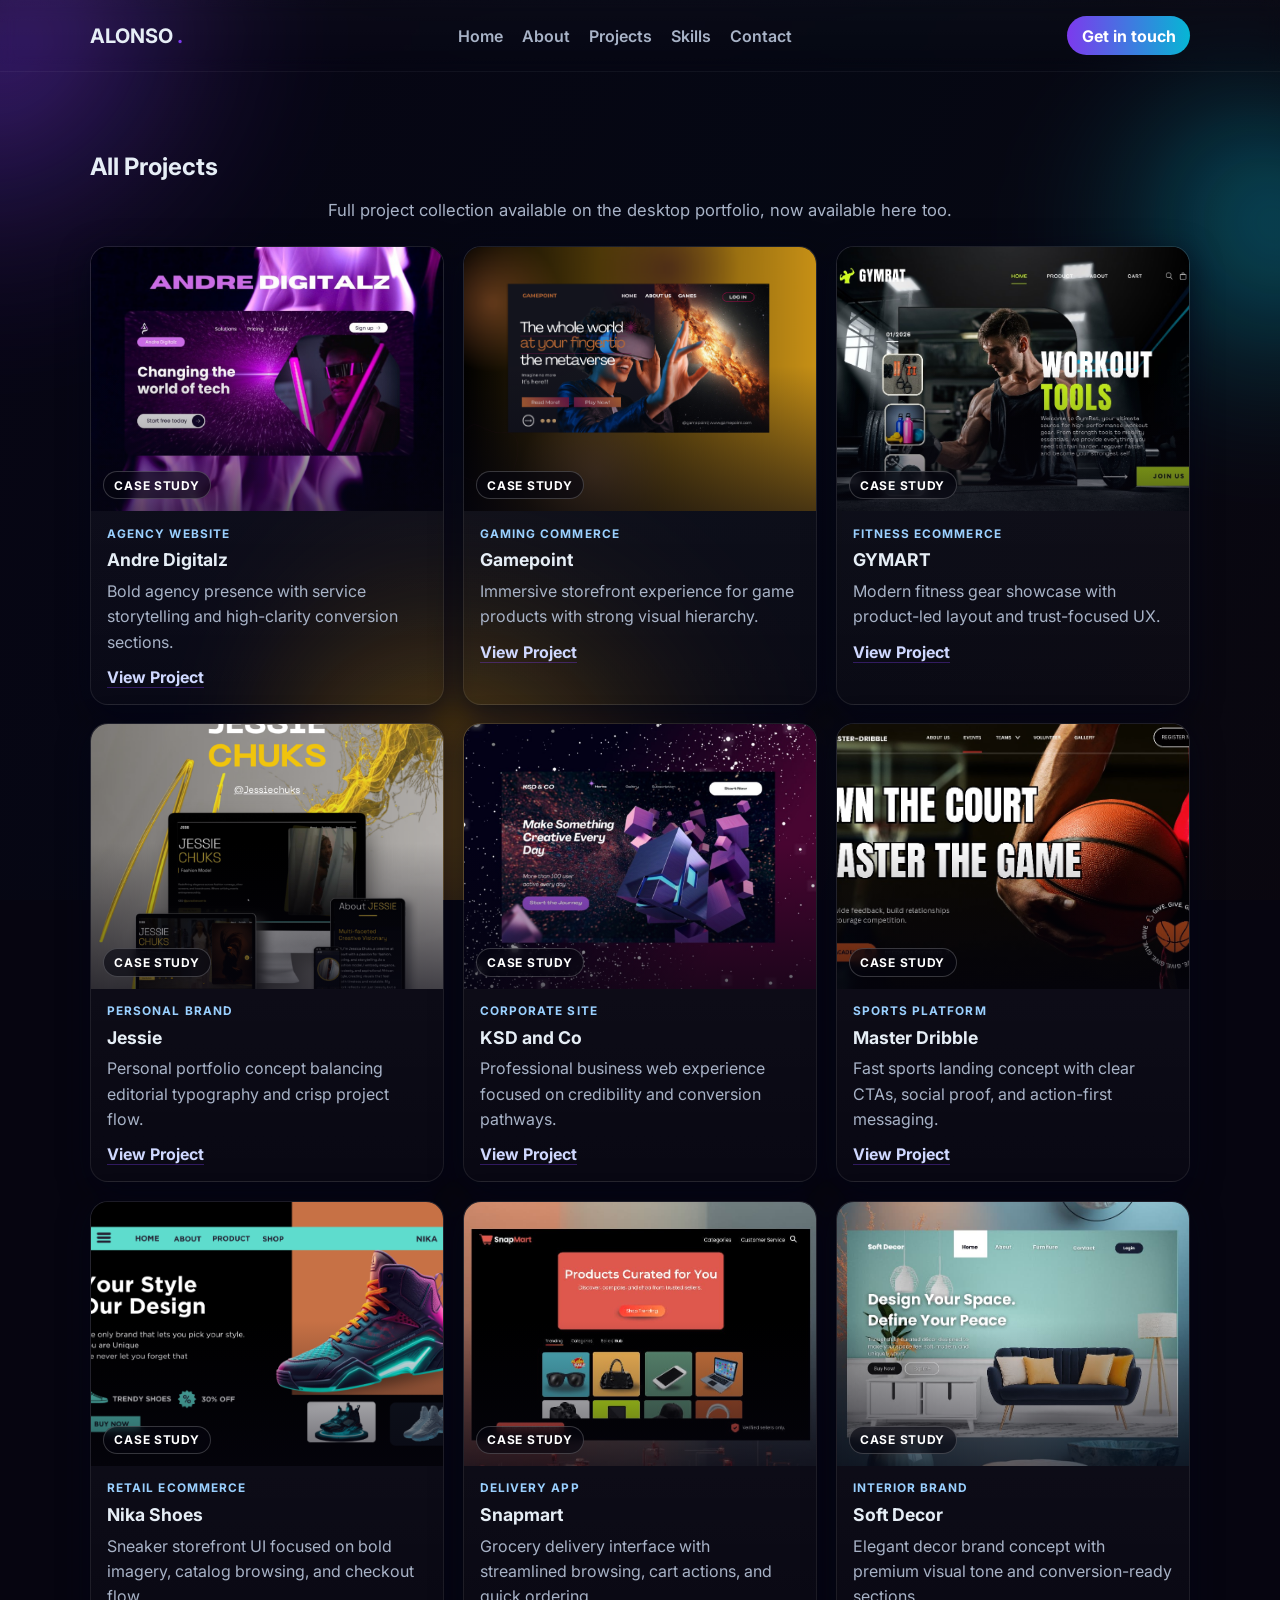
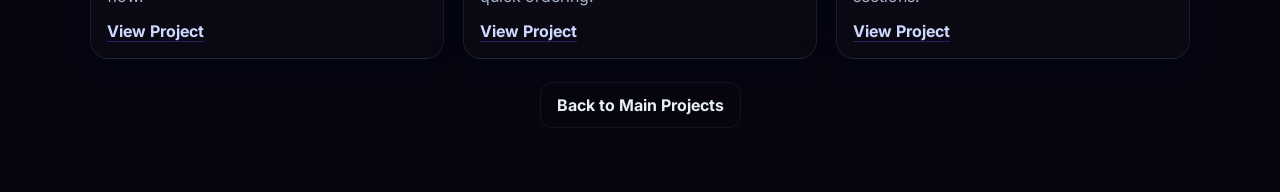
<file: projects.html>
<!DOCTYPE html>
<html lang="en">
<head>
    <meta charset="utf-8" />
    <meta name="viewport" content="width=device-width, initial-scale=1" />
    <title>More Projects | Okike Princewill Portfolio</title>
    <link rel="preconnect" href="https://fonts.googleapis.com">
    <link rel="preconnect" href="https://fonts.gstatic.com" crossorigin>
    <link href="https://fonts.googleapis.com/css2?family=Inter:wght@300;400;600;700&family=Sora:wght@300;400;600;700&family=Bebas+Neue&family=Playfair+Display:wght@700&family=Orbitron:wght@700&family=Pacifico&family=Cinzel:wght@700&family=Montserrat:wght@700&display=swap" rel="stylesheet">
    <link rel="stylesheet" href="style.css">
</head>
<body>

    <div class="canvas-bg" aria-hidden="true">
        <div class="blob b1"></div>
        <div class="blob b2"></div>
        <div class="blob b3"></div>
        <div class="glow"></div>
    </div>

    <header class="site-header">
        <nav class="nav container">
            <a class="brand" href="index.html#home">ALONSO<span class="dot">.</span></a>
            <ul class="nav-links">
                <li><a href="index.html#home">Home</a></li>
                <li><a href="index.html#about">About</a></li>
                <li><a href="index.html#projects">Projects</a></li>
                <li><a href="index.html#skills">Skills</a></li>
                <li><a href="index.html#contact">Contact</a></li>
            </ul>
            <button class="nav-toggle" type="button" aria-label="Toggle navigation menu" aria-expanded="false" aria-controls="mobile-menu">
                <span></span>
                <span></span>
                <span></span>
            </button>
            <a class="cta" href="index.html#contact">Get in touch</a>
        </nav>
        <div class="mobile-menu container" id="mobile-menu" aria-hidden="true">
            <a href="index.html#home">Home</a>
            <a href="index.html#about">About</a>
            <a href="index.html#projects">Projects</a>
            <a href="index.html#skills">Skills</a>
            <a href="index.html#contact">Contact</a>
        </div>
    </header>

    <main>
        <section class="panel container">
            <h2 class="panel-title">All Projects</h2>
            <p class="projects-lead">Full project collection available on the desktop portfolio, now available here too.</p>
            <div class="projects-grid">
                <article class="card project-card">
                    <a class="project-media" href="portfolio/Andre%20Digitalz.jpg" target="_blank" rel="noopener noreferrer" aria-label="View Andre Digitalz project">
                        <img src="portfolio/Andre%20Digitalz.jpg" alt="Andre Digitalz project preview">
                        <span class="project-overlay">Case Study</span>
                    </a>
                    <div class="card-body">
                        <p class="project-kicker">Agency Website</p>
                        <h3>Andre Digitalz</h3>
                        <p>Bold agency presence with service storytelling and high-clarity conversion sections.</p>
                        <a class="card-cta" href="portfolio/Andre%20Digitalz.jpg" target="_blank" rel="noopener noreferrer">View Project</a>
                    </div>
                </article>

                <article class="card project-card">
                    <a class="project-media" href="portfolio/Gamepoint.png" target="_blank" rel="noopener noreferrer" aria-label="View Gamepoint project">
                        <img src="portfolio/Gamepoint.png" alt="Gamepoint project preview">
                        <span class="project-overlay">Case Study</span>
                    </a>
                    <div class="card-body">
                        <p class="project-kicker">Gaming Commerce</p>
                        <h3>Gamepoint</h3>
                        <p>Immersive storefront experience for game products with strong visual hierarchy.</p>
                        <a class="card-cta" href="portfolio/Gamepoint.png" target="_blank" rel="noopener noreferrer">View Project</a>
                    </div>
                </article>

                <article class="card project-card">
                    <a class="project-media" href="portfolio/GYMART.jpeg" target="_blank" rel="noopener noreferrer" aria-label="View GYMART project">
                        <img src="portfolio/GYMART.jpeg" alt="GYMART project preview">
                        <span class="project-overlay">Case Study</span>
                    </a>
                    <div class="card-body">
                        <p class="project-kicker">Fitness Ecommerce</p>
                        <h3>GYMART</h3>
                        <p>Modern fitness gear showcase with product-led layout and trust-focused UX.</p>
                        <a class="card-cta" href="portfolio/GYMART.jpeg" target="_blank" rel="noopener noreferrer">View Project</a>
                    </div>
                </article>

                <article class="card project-card">
                    <a class="project-media" href="https://jessiechuks.com/" target="_blank" rel="noopener noreferrer" aria-label="View Jessie project">
                        <img src="portfolio/Jessie.png" alt="Jessie project preview">
                        <span class="project-overlay">Case Study</span>
                    </a>
                    <div class="card-body">
                        <p class="project-kicker">Personal Brand</p>
                        <h3>Jessie</h3>
                        <p>Personal portfolio concept balancing editorial typography and crisp project flow.</p>
                        <a class="card-cta" href="https://jessiechuks.com/" target="_blank" rel="noopener noreferrer">View Project</a>
                    </div>
                </article>

                <article class="card project-card">
                    <a class="project-media" href="portfolio/KSD%20%26%20Co.jpg" target="_blank" rel="noopener noreferrer" aria-label="View KSD and Co project">
                        <img src="portfolio/KSD%20%26%20Co.jpg" alt="KSD and Co project preview">
                        <span class="project-overlay">Case Study</span>
                    </a>
                    <div class="card-body">
                        <p class="project-kicker">Corporate Site</p>
                        <h3>KSD and Co</h3>
                        <p>Professional business web experience focused on credibility and conversion pathways.</p>
                        <a class="card-cta" href="portfolio/KSD%20%26%20Co.jpg" target="_blank" rel="noopener noreferrer">View Project</a>
                    </div>
                </article>

                <article class="card project-card">
                    <a class="project-media" href="portfolio/Master%20Dribble.jpeg" target="_blank" rel="noopener noreferrer" aria-label="View Master Dribble project">
                        <img src="portfolio/Master%20Dribble.jpeg" alt="Master Dribble project preview">
                        <span class="project-overlay">Case Study</span>
                    </a>
                    <div class="card-body">
                        <p class="project-kicker">Sports Platform</p>
                        <h3>Master Dribble</h3>
                        <p>Fast sports landing concept with clear CTAs, social proof, and action-first messaging.</p>
                        <a class="card-cta" href="portfolio/Master%20Dribble.jpeg" target="_blank" rel="noopener noreferrer">View Project</a>
                    </div>
                </article>

                <article class="card project-card">
                    <a class="project-media" href="portfolio/Nika%20shoes.png" target="_blank" rel="noopener noreferrer" aria-label="View Nika Shoes project">
                        <img src="portfolio/Nika%20shoes.png" alt="Nika Shoes project preview">
                        <span class="project-overlay">Case Study</span>
                    </a>
                    <div class="card-body">
                        <p class="project-kicker">Retail Ecommerce</p>
                        <h3>Nika Shoes</h3>
                        <p>Sneaker storefront UI focused on bold imagery, catalog browsing, and checkout flow.</p>
                        <a class="card-cta" href="portfolio/Nika%20shoes.png" target="_blank" rel="noopener noreferrer">View Project</a>
                    </div>
                </article>

                <article class="card project-card">
                    <a class="project-media" href="portfolio/Snapmart.jpeg" target="_blank" rel="noopener noreferrer" aria-label="View Snapmart project">
                        <img src="portfolio/Snapmart.jpeg" alt="Snapmart project preview">
                        <span class="project-overlay">Case Study</span>
                    </a>
                    <div class="card-body">
                        <p class="project-kicker">Delivery App</p>
                        <h3>Snapmart</h3>
                        <p>Grocery delivery interface with streamlined browsing, cart actions, and quick ordering.</p>
                        <a class="card-cta" href="portfolio/Snapmart.jpeg" target="_blank" rel="noopener noreferrer">View Project</a>
                    </div>
                </article>

                <article class="card project-card">
                    <a class="project-media" href="portfolio/Soft%20Decor.jpeg" target="_blank" rel="noopener noreferrer" aria-label="View Soft Decor project">
                        <img src="portfolio/Soft%20Decor.jpeg" alt="Soft Decor project preview">
                        <span class="project-overlay">Case Study</span>
                    </a>
                    <div class="card-body">
                        <p class="project-kicker">Interior Brand</p>
                        <h3>Soft Decor</h3>
                        <p>Elegant decor brand concept with premium visual tone and conversion-ready sections.</p>
                        <a class="card-cta" href="portfolio/Soft%20Decor.jpeg" target="_blank" rel="noopener noreferrer">View Project</a>
                    </div>
                </article>
            </div>

            <div class="projects-back-link">
                <a class="btn ghost" href="index.html#projects">Back to Main Projects</a>
            </div>
        </section>
    </main>

    <script src="script.js"></script>
</body>
</html>
</file>
<file: style.css>
:root{
  --bg:#060510;
  --glass: rgba(255,255,255,0.06);
  --accent-a: #7C3AED; /* purple */
  --accent-b: #06B6D4; /* teal */
  --accent-c: #F59E0B; /* gold */
  --text: #E6EEF6;
  --muted: #A8B3C7;
  --page-gutter: clamp(1rem, 4vw, 2rem);
}
*{box-sizing:border-box}
html,body{height:100%}
body{margin:0;
  font-family:Inter, Sora, system-ui, -apple-system, 'Segoe UI', Roboto, 'Helvetica Neue', Arial;
  color:var(--text);
  background:var(--bg);
  -webkit-font-smoothing:antialiased;
  -moz-osx-font-smoothing:grayscale;
  overflow-x:hidden}
.container{
  width:min(1100px, calc(100% - (var(--page-gutter) * 2)));
  margin:0 auto;
  padding-block:clamp(1rem,2.5vw,2rem);
}
img{max-width:100%;
  height:auto}

/* canvas background blobs */
.canvas-bg{position:fixed;
  inset:0;
  z-index:-2;
  overflow:hidden;
  pointer-events:none}
.blob{position:absolute;
  filter:blur(60px);
  opacity:0.95;
  width:520px;
  height:520px;
  border-radius:50%;
  mix-blend-mode:screen;
  transform:translate3d(0,0,0)}
.b1{left:-10%;top:-10%;background:radial-gradient(circle at 20% 20%, rgba(124,58,237,0.55), rgba(124,58,237,0.08) 40%, transparent 60%)}
.b2{right:-10%;top:10%;width:420px;height:420px;background:radial-gradient(circle at 70% 30%, rgba(6,182,212,0.55), rgba(6,182,212,0.06) 40%, transparent 65%)}
.b3{left:20%;bottom:-12%;width:640px;height:640px;background:radial-gradient(circle at 30% 70%, rgba(245,158,11,0.48), rgba(245,158,11,0.05) 35%, transparent 60%)}
.glow{position:absolute;inset:0;background:linear-gradient(120deg, rgba(124,58,237,0.02), rgba(6,182,212,0.02), rgba(245,158,11,0.02));}

@keyframes floaty{0%{transform:translateY(0) scale(1)}50%{transform:translateY(-28px) scale(1.03)}100%{transform:translateY(0) scale(1)}}
.b1{animation:floaty 8s ease-in-out infinite}
.b2{animation:floaty 10s ease-in-out infinite;animation-delay:1s}
.b3{animation:floaty 12s ease-in-out infinite;animation-delay:0.5s}

/* header */
.site-header{position:fixed;top:0;left:0;right:0;backdrop-filter:blur(8px);background:linear-gradient(180deg, rgba(255,255,255,0.02), transparent);border-bottom:1px solid rgba(255,255,255,0.03);z-index:20}
main{padding-top:88px}
.nav{display:flex;align-items:center;justify-content:space-between;padding:1rem 0}
.brand{font-weight:700;font-size:1.25rem;color:var(--text);text-decoration:none}
.brand .dot{color:var(--accent-a);margin-left:4px}
.nav-links{display:flex;gap:1.2rem;list-style:none;padding:0;margin:0}
.nav-links a{color:var(--muted);text-decoration:none;font-weight:600}
.nav-links a:hover{color:var(--text)}
.nav-toggle{
  display:none;
  width:40px;
  height:40px;
  border-radius:10px;
  border:1px solid rgba(255,255,255,0.15);
  background:rgba(255,255,255,0.05);
  align-items:center;
  justify-content:center;
  flex-direction:column;
  gap:5px;
  padding:0;
}
.nav-toggle span{
  width:18px;
  height:2px;
  background:var(--text);
  border-radius:2px;
  transition:transform .25s ease, opacity .25s ease;
}
.mobile-menu{
  display:none;
  opacity:0;
  max-height:0;
  overflow:hidden;
  transition:max-height .3s ease, opacity .25s ease;
}
.mobile-menu a{
  display:block;
  color:var(--text);
  text-decoration:none;
  padding:0.8rem 0;
  border-top:1px solid rgba(255,255,255,0.07);
  font-weight:600;
}
.cta{background:linear-gradient(90deg,var(--accent-a),var(--accent-b));padding:0.6rem 0.9rem;border-radius:999px;color:#fff;text-decoration:none;font-weight:700}

/* hero */
.hero{display:grid;grid-template-columns:1fr minmax(360px,460px);gap:2.5rem;align-items:start;padding:6rem 0}
.hero-right{align-self:start}
.hero-title{font-size:clamp(2rem,5vw,3.5rem);line-height:1.02;margin:0 0 1rem}
.hero-title .shine-wrap{
  position:relative;
  display:inline-block;
  width:8.5ch;
  height:1.1em;
  vertical-align:-0.08em;
}
.hero-title .shine{
  position:absolute;
  inset:0;
  display:flex;
  align-items:center;
  justify-content:center;
  white-space:nowrap;
  background:linear-gradient(90deg,var(--accent-a),var(--accent-b),var(--accent-c),var(--accent-a));
  background-size:200% auto;
  -webkit-background-clip:text;
  background-clip:text;
  color:transparent;
  animation:shine-flow 2s linear infinite, font-cycle 0.6s steps(1, end) infinite;
}
@keyframes shine-flow{
  0%{background-position:0% 50%}
  100%{background-position:200% 50%}
}
@keyframes font-cycle{
  0%, 16.66%{font-family:'Bebas Neue', sans-serif}
  16.67%, 33.33%{font-family:'Playfair Display', serif}
  33.34%, 50%{font-family:'Orbitron', sans-serif}
  50.01%, 66.66%{font-family:'Pacifico', cursive}
  66.67%, 83.33%{font-family:'Cinzel', serif}
  83.34%, 100%{font-family:'Montserrat', sans-serif}
}
.hero-sub{color:var(--muted);max-width:56ch}
.role-rotator{
  display:inline-block;
  min-width:clamp(15ch,30vw,26ch);
  color:var(--text);
  font-weight:600;
}
.hero-actions{display:flex;gap:1rem;margin-top:1.25rem}
.btn{display:inline-flex;align-items:center;gap:0.6rem;padding:0.75rem 1rem;border-radius:12px;text-decoration:none;font-weight:700}
.btn.primary{background:linear-gradient(90deg,var(--accent-a),var(--accent-b));color:#fff;box-shadow:0 6px 30px rgba(99,102,241,0.12)}
.btn.ghost{background:transparent;border:1px solid rgba(255,255,255,0.06);color:var(--text)}

.stats{display:flex;gap:1.5rem;margin-top:2rem;list-style:none;padding:0;flex-wrap:wrap}
.stats li{background:linear-gradient(180deg,rgba(255,255,255,0.02),transparent);padding:0.9rem 1.1rem;border-radius:14px;text-align:center}
.stats strong{display:block;font-size:1.25rem}

.profile-card{
  width:100%;
  max-width:420px;
  border-radius:28px;
  background:linear-gradient(135deg, rgba(255,255,255,0.03), rgba(255,255,255,0.01));
  padding:1rem;
  backdrop-filter:blur(6px);
  box-shadow:0 10px 40px rgba(2,6,23,0.7);
  position:relative;
  overflow:hidden;
}
.profile-card::before{
  content:"";
  position:absolute;
  width:230px;
  height:230px;
  left:50%;
  top:38px;
  transform:translateX(-50%);
  border-radius:50%;
  background:radial-gradient(circle, rgba(124,58,237,0.45) 0%, rgba(6,182,212,0.25) 45%, rgba(6,182,212,0) 75%);
  filter:blur(14px);
  z-index:1;
}
.profile-media{
  position:relative;
  z-index:2;
  height:380px;
  border-radius:18px;
  overflow:hidden;
  background-image:url('img/Prince.png');
  background-size:contain;
  background-repeat:no-repeat;
  background-position:center bottom;
}
.profile-media::after{
  content:"";
  position:absolute;
  left:0;
  right:0;
  bottom:0;
  height:34%;
  background:linear-gradient(to bottom, rgba(6,5,16,0) 0%, rgba(6,5,16,0.72) 65%, rgba(6,5,16,0.96) 100%);
  pointer-events:none;
}
.profile-badge{
  position:absolute;
  left:0;
  right:0;
  top:52%;
  transform:translateY(-50%);
  z-index:1;
  overflow:hidden;
  pointer-events:none;
  opacity:0.5;
}
.profile-badge-track{
  display:flex;
  gap:2.5rem;
  width:max-content;
  white-space:nowrap;
  font-weight:700;
  letter-spacing:0.06em;
  color:rgba(230,238,246,0.9);
  text-transform:uppercase;
  animation:profile-badge-loop 14s linear infinite;
}
.profile-badge-track span{
  padding-right:2.5rem;
}
@keyframes profile-badge-loop{
  0%{transform:translateX(0)}
  100%{transform:translateX(-50%)}
}

/* scroll reveal */
.reveal-on-scroll{
  opacity:0;
  transform:translate3d(0,24px,0);
  transition:opacity .65s ease, transform .65s cubic-bezier(.22,1,.36,1);
  will-change:opacity, transform;
}
.reveal-on-scroll.reveal-mild{
  transform:translate3d(0,12px,0);
  transition:opacity .45s ease, transform .45s ease;
}
.reveal-on-scroll.is-visible{
  opacity:1;
  transform:translate3d(0,0,0);
}
@media (prefers-reduced-motion: reduce){
  .reveal-on-scroll{
    opacity:1;
    transform:none;
    transition:none;
    will-change:auto;
  }
}

/* panels */
.panel{padding:4rem 0}
.panel-title{font-size:1.5rem;margin:0 0 1rem}
.panel-grid{display:grid;grid-template-columns:1fr 320px;gap:1.5rem;align-items:start}
.about-list{list-style:none;padding:0;margin:0;display:flex;flex-direction:column;gap:0.6rem}
.about-section{
  position:relative;
  overflow:hidden;
}
.about-head{
  text-align:center;
  margin-bottom:2.5rem;
}
.about-kicker{
  display:inline-block;
  padding:0.45rem 0.8rem;
  border-radius:999px;
  border:1px solid rgba(124,58,237,0.35);
  background:rgba(124,58,237,0.12);
  color:#c9b8ff;
  font-size:0.8rem;
  font-weight:700;
  text-transform:uppercase;
  letter-spacing:0.08em;
}
.about-title{
  margin:0.8rem 0 0;
  display:grid;
  gap:0.1rem;
}
.about-title span{
  display:block;
  font-size:clamp(2rem,4.8vw,3.5rem);
  line-height:1;
  font-weight:800;
}
.about-title span:first-child{
  background:linear-gradient(90deg,#c26bff,#5bd7ff);
  -webkit-background-clip:text;
  background-clip:text;
  color:transparent;
}
.about-nameplate{
  margin:1rem auto 0;
  width:fit-content;
  display:flex;
  flex-wrap:wrap;
  justify-content:center;
  gap:0.45rem;
  padding:0.35rem;
  border-radius:16px;
  border:1px solid rgba(255,255,255,0.12);
  background:linear-gradient(120deg,rgba(124,58,237,0.2),rgba(6,182,212,0.12),rgba(245,158,11,0.16));
  box-shadow:0 12px 30px rgba(2,6,23,0.55), inset 0 1px 0 rgba(255,255,255,0.16);
}
.about-nameplate span{
  display:inline-block;
  padding:0.55rem 0.95rem;
  border-radius:12px;
  border:1px solid rgba(255,255,255,0.14);
  background:rgba(6,5,16,0.72);
  color:#f7fbff;
  font-size:clamp(1rem,2.4vw,1.25rem);
  font-weight:900;
  letter-spacing:0.12em;
  text-transform:uppercase;
  line-height:1;
  text-shadow:0 2px 14px rgba(6,182,212,0.32);
}
.about-nameplate span:last-child{
  background:linear-gradient(90deg,rgba(124,58,237,0.7),rgba(6,182,212,0.7));
}
.about-layout{
  display:grid;
  grid-template-columns:minmax(280px,390px) 1fr;
  gap:2.5rem;
  align-items:start;
}
.about-portrait-wrap{
  position:relative;
  border-radius:24px;
  padding:0.9rem;
  background:linear-gradient(160deg,rgba(255,255,255,0.06),rgba(255,255,255,0.01));
  border:1px solid rgba(255,255,255,0.08);
  overflow:hidden;
}
.about-portrait{
  height:420px;
  border-radius:18px;
  background-image:url('img/Prince.png');
  background-size:cover;
  background-position:center top;
}
.about-accent{
  position:absolute;
  border-radius:50%;
  filter:blur(14px);
  pointer-events:none;
}
.about-accent.a1{
  width:140px;
  height:140px;
  left:-35px;
  top:-35px;
  background:rgba(6,182,212,0.35);
  animation:aboutFloat 6s ease-in-out infinite;
}
.about-accent.a2{
  width:160px;
  height:160px;
  right:-45px;
  bottom:-45px;
  background:rgba(124,58,237,0.35);
  animation:aboutFloat 7.5s ease-in-out infinite reverse;
}
.about-stats-grid{
  margin-top:1rem;
  display:grid;
  grid-template-columns:repeat(4,minmax(0,1fr));
  gap:0.7rem;
}
.about-stat-card{
  border-radius:14px;
  border:1px solid rgba(255,255,255,0.08);
  background:linear-gradient(180deg,rgba(255,255,255,0.06),rgba(255,255,255,0.015));
  text-align:center;
  padding:0.8rem 0.65rem;
}
.about-stat-card strong{
  display:block;
  color:#e9f4ff;
  font-size:1rem;
}
.about-stat-card span{
  color:var(--muted);
  font-size:0.84rem;
}
.about-right{
  padding-top:0.45rem;
}
.about-quote{
  margin:0 0 1rem;
  border:1px solid rgba(6,182,212,0.25);
  background:linear-gradient(180deg,rgba(6,182,212,0.08),rgba(124,58,237,0.04));
  border-radius:16px;
  padding:1.05rem 1rem;
  color:#d9f7ff;
  font-size:1.05rem;
  font-style:italic;
}
.about-copy{
  display:grid;
  gap:0.8rem;
}
.about-copy p{
  margin:0;
  color:var(--muted);
  line-height:1.7;
}
.about-actions{
  margin-top:1.1rem;
  display:flex;
  flex-wrap:wrap;
  gap:0.8rem;
}
@keyframes aboutFloat{
  0%,100%{transform:translateY(0)}
  50%{transform:translateY(-16px)}
}

#projects .panel-title,
#skills .panel-title,
#contact .panel-title{
  text-align:center;
  font-size:clamp(1.65rem, 3.2vw, 2.2rem);
  margin:0 0 0.85rem;
  -webkit-background-clip:text;
  background-clip:text;
  color:transparent;
}

#projects .panel-title{
  background-image:linear-gradient(95deg, var(--accent-a), var(--accent-b));
}

#skills .panel-title{
  background-image:linear-gradient(95deg, var(--accent-b), var(--accent-c));
}

#contact .panel-title{
  background-image:linear-gradient(95deg, var(--accent-c), var(--accent-a), var(--accent-b));
}

.projects-lead{
  margin:0 auto 1.35rem;
  color:var(--muted);
  max-width:min(68ch, 100%);
  line-height:1.65;
  text-align:center;
  padding-inline:clamp(0rem, 2.2vw, 1rem);
  font-size:clamp(0.95rem, 1.3vw, 1.05rem);
}
.projects-grid{
  display:grid;
  grid-template-columns:repeat(3,minmax(0,1fr));
  gap:1.15rem;
}
.projects-more-mobile{
  display:none;
  margin-top:1.4rem;
  justify-content:center;
}
.projects-back-link{
  display:flex;
  margin-top:1.4rem;
  justify-content:center;
}
.card.project-card{
  border-radius:18px;
  overflow:hidden;
  background:linear-gradient(180deg, rgba(255,255,255,0.055), rgba(255,255,255,0.015));
  border:1px solid rgba(255,255,255,0.08);
  box-shadow:0 8px 30px rgba(2,6,23,0.7);
  transition:transform .42s cubic-bezier(.2,.9,.2,1), box-shadow .3s, border-color .3s;
}
.card.project-card:hover{
  transform:translateY(-8px);
  border-color:rgba(6,182,212,0.45);
  box-shadow:0 18px 46px rgba(2,6,23,0.75);
}
.project-media{
  position:relative;
  display:block;
  aspect-ratio:4 / 3;
  overflow:hidden;
  background:#0b0b16;
}
.project-media img{
  width:100%;
  height:100%;
  object-fit:cover;
  display:block;
  transform:scale(1.01);
  transition:transform .45s ease, filter .35s ease;
}
.project-overlay{
  position:absolute;
  left:0.75rem;
  bottom:0.75rem;
  z-index:2;
  padding:0.35rem 0.65rem;
  border-radius:999px;
  font-size:0.75rem;
  letter-spacing:0.06em;
  text-transform:uppercase;
  font-weight:700;
  color:#fff;
  background:rgba(6,5,16,0.62);
  border:1px solid rgba(255,255,255,0.2);
  backdrop-filter:blur(5px);
}
.project-media::after{
  content:"";
  position:absolute;
  inset:0;
  background:linear-gradient(180deg, rgba(6,5,16,0) 45%, rgba(6,5,16,0.65) 100%);
  pointer-events:none;
}
.card.project-card:hover .project-media img{
  transform:scale(1.06);
  filter:saturate(1.06);
}
.project-card .card-body{
  padding:0.95rem 1rem 1rem;
  display:grid;
  gap:0.55rem;
}
.project-card .project-kicker{
  margin:0;
  font-size:0.74rem;
  text-transform:uppercase;
  letter-spacing:0.09em;
  color:#9ad0ff;
  font-weight:700;
}
.project-card h3{
  margin:0;
  font-size:1.1rem;
}
.project-card .card-body > p:not(.project-kicker){
  margin:0;
  color:var(--muted);
  line-height:1.58;
}
.card-cta{
  display:inline-flex;
  align-items:center;
  width:max-content;
  margin-top:0.2rem;
  color:#cfd8ff;
  text-decoration:none;
  font-weight:700;
  border-bottom:1px solid rgba(124,58,237,0.35);
}
.card-cta:hover{
  color:#fff;
  border-bottom-color:rgba(6,182,212,0.65);
}


/* Marquee for Skills & Tools */
.skills-marquee {
  width: 100%;
  overflow: hidden;
  background: rgba(255,255,255,0.07);
  border-radius: 18px;
  box-shadow: 0 4px 32px rgba(124,58,237,0.08);
  padding: 2rem 0;
  margin-bottom: 2rem;
  position: relative;
}
.marquee-track {
  display: flex;
  align-items: center;
  gap: 3.5rem;
  width: max-content;
  will-change: transform;
  animation: marquee-x 15s linear infinite;
  animation-direction: normal;
  animation-play-state: running;

}
.logo-img {
  flex: 0 0 auto;
  width: 56px;
  height: 56px;
  object-fit: contain;
  border-radius: 12px;
  background: rgba(255,255,255,0.18);
  box-shadow: 0 2px 12px rgba(0,0,0,0.12);
  transition: transform 0.35s cubic-bezier(.45,.15,.45,1), box-shadow 0.35s cubic-bezier(.45,.15,.45,1);
}
.logo-img:hover {
  transform: scale(1.18) rotate(-8deg);
  box-shadow: 0 8px 32px rgba(124,58,237,0.18);
}
@keyframes marquee-x {
  0% { transform: translateX(0); }
  100% { transform: translateX(-50%); }
}

.skills-marquee:hover .marquee-track {
  animation-play-state: paused;
}

.contact-form{display:grid;gap:0.8rem;grid-template-columns:1fr;max-width:680px}
.contact-form input,.contact-form textarea{padding:0.85rem;border-radius:10px;border:1px solid rgba(255,255,255,0.04);background:transparent;color:var(--text)}
.contact-form button[disabled]{opacity:0.75;cursor:not-allowed}
.botcheck{display:none !important}
.form-status{min-height:1.2rem;margin:0.2rem 0 0;color:var(--muted);font-size:0.95rem}
.form-status.is-success{color:#86efac}
.form-status.is-error{color:#fca5a5}
.contact-panel{
  min-height:100svh;
  display:flex;
  flex-direction:column;
  justify-content:center;
  align-items:center;
  text-align:center;
}
.contact-panel .panel-title{
  margin-bottom:1.2rem;
}
.contact-panel .contact-form{
  width:100%;
  margin:0 auto;
}

.site-footer{padding:2.5rem 0;border-top:1px solid rgba(255,255,255,0.02);color:var(--muted)}
.footer-inner{display:flex;justify-content:space-between;align-items:center}
.socials{display:flex;align-items:center;gap:0.65rem}
.social-link{
  width:40px;
  height:40px;
  display:inline-flex;
  align-items:center;
  justify-content:center;
  border-radius:999px;
  color:var(--text);
  background:rgba(255,255,255,0.06);
  border:1px solid rgba(255,255,255,0.08);
  transition:transform .25s ease, background .25s ease, box-shadow .25s ease;
}
.social-link svg{
  width:18px;
  height:18px;
  fill:currentColor;
}
.social-link:hover{
  transform:translateY(-3px);
  background:linear-gradient(90deg,var(--accent-a),var(--accent-b));
  box-shadow:0 10px 24px rgba(6,182,212,0.25);
}



@media (max-width:1200px){
  .container{max-width:1040px}
  .hero{grid-template-columns:1fr 430px}
  .projects-grid{grid-template-columns:repeat(2,1fr)}
}

@media (max-width:1024px){
  .nav{gap:0.8rem}
  .nav-links{gap:0.85rem}
  .cta{padding:0.55rem 0.75rem}
  .hero{grid-template-columns:1fr 390px;gap:1.8rem;padding:4.5rem 0}
  .profile-card{max-width:380px}
  .profile-media{height:350px}
  .panel{padding:3.2rem 0}
  .about-layout{grid-template-columns:minmax(240px,330px) 1fr;gap:1.6rem}
}

/* small screens */
@media (max-width:900px){
  .nav{padding:0.7rem 0}
  .nav-toggle{display:inline-flex}
  .hero{grid-template-columns:1fr;gap:2rem;padding:3rem 0}
  .hero-right{display:none}
  .profile-card{width:min(100%,420px)}
  .profile-media{height:360px}
  .hero-actions{flex-wrap:wrap}
  .projects-grid{grid-template-columns:1fr}
  #projects .projects-grid .project-card:nth-child(n+4){display:none}
  .projects-more-mobile{display:flex}
  .panel-grid{grid-template-columns:1fr}
  .about-layout{grid-template-columns:1fr}
  .about-left{display:grid;justify-items:center}
  .about-portrait-wrap{
    width:min(100%,390px);
    margin-inline:auto;
    border-radius:26px;
    box-shadow:0 10px 40px rgba(2,6,23,0.7);
  }
  .about-portrait{
    height:auto;
    aspect-ratio:4 / 5;
    background-size:contain;
    background-repeat:no-repeat;
    background-position:center bottom;
  }
  .about-stats-grid{
    width:100%;
    margin-inline:0;
    grid-template-columns:repeat(2,minmax(0,1fr));
  }
  .about-right{padding-top:0}
  .nav-links{display:none}
  .mobile-menu{display:block}
  .site-header.menu-open .mobile-menu{
    opacity:1;
    max-height:320px;
    padding-bottom:0.75rem;
  }
  .site-header.menu-open .nav-toggle span:nth-child(1){transform:translateY(7px) rotate(45deg)}
  .site-header.menu-open .nav-toggle span:nth-child(2){opacity:0}
  .site-header.menu-open .nav-toggle span:nth-child(3){transform:translateY(-7px) rotate(-45deg)}
  .cta{display:none}
  .footer-inner{flex-direction:column;gap:1rem;text-align:center}
}

@media (max-width:768px){
  .hero{padding:2.4rem 0}
  .hero-title{line-height:1.08}
  .hero-sub{max-width:100%}
  .role-rotator{min-width:12ch}
  .stats{gap:0.65rem}
  .stats li{flex:1 1 calc(50% - 0.65rem);padding:0.75rem 0.7rem}
  .about-head{margin-bottom:1.6rem}
  .about-portrait-wrap{width:min(100%,350px)}
  .about-copy p{line-height:1.6}
  .about-actions{margin-top:0.9rem}
  .skills-marquee{padding:1.4rem 0}
  .marquee-track{gap:2.2rem}
  .logo-img{width:46px;height:46px}
  .contact-panel{min-height:auto;padding:3rem 0}
  .contact-form{max-width:100%}
}

@media (max-width:600px){
  .container{padding-block:1rem}
  .brand{font-size:1.05rem}
  .hero-actions{flex-direction:column;align-items:stretch}
  .btn{justify-content:center}
  .profile-media{height:320px}
  .about-kicker{font-size:0.72rem}
  .about-title span{font-size:clamp(1.55rem,8vw,2.15rem)}
  .about-nameplate span{letter-spacing:0.08em}
  .about-stats-grid{grid-template-columns:1fr 1fr}
  .about-stat-card strong{font-size:0.92rem}
  .about-quote{font-size:0.95rem;padding:0.85rem}
  .panel{padding:2.4rem 0}
  .project-media{aspect-ratio:16 / 11}
  .card-body{padding:0.85rem}
  .footer-inner{gap:0.7rem}
  .socials{flex-wrap:wrap;justify-content:center}
  .social-link{width:36px;height:36px}
}

@media (max-width:420px){
  .hero-title{font-size:clamp(1.5rem,10vw,2.1rem)}
  .hero-title .shine-wrap{width:7.4ch}
  .role-rotator{min-width:10ch}
  .profile-media{height:280px}
  .stats li{flex:1 1 100%}
  .about-portrait-wrap{width:min(100%,300px)}
  .about-portrait{aspect-ratio:5 / 6}
  .about-nameplate{gap:0.35rem}
  .about-nameplate span{padding:0.5rem 0.75rem;font-size:0.9rem}
  .about-stats-grid{grid-template-columns:1fr}
  .about-actions .btn{width:100%}
  .marquee-track{gap:1.4rem}
  .logo-img{width:40px;height:40px;border-radius:10px}
}

@media (max-height:520px) and (orientation:landscape){
  .hero{padding:1.8rem 0}
  .contact-panel{min-height:auto}
}

/* subtle interactive focus states */
a:focus{outline:2px solid rgba(124,58,237,0.18);outline-offset:4px}
</file>
